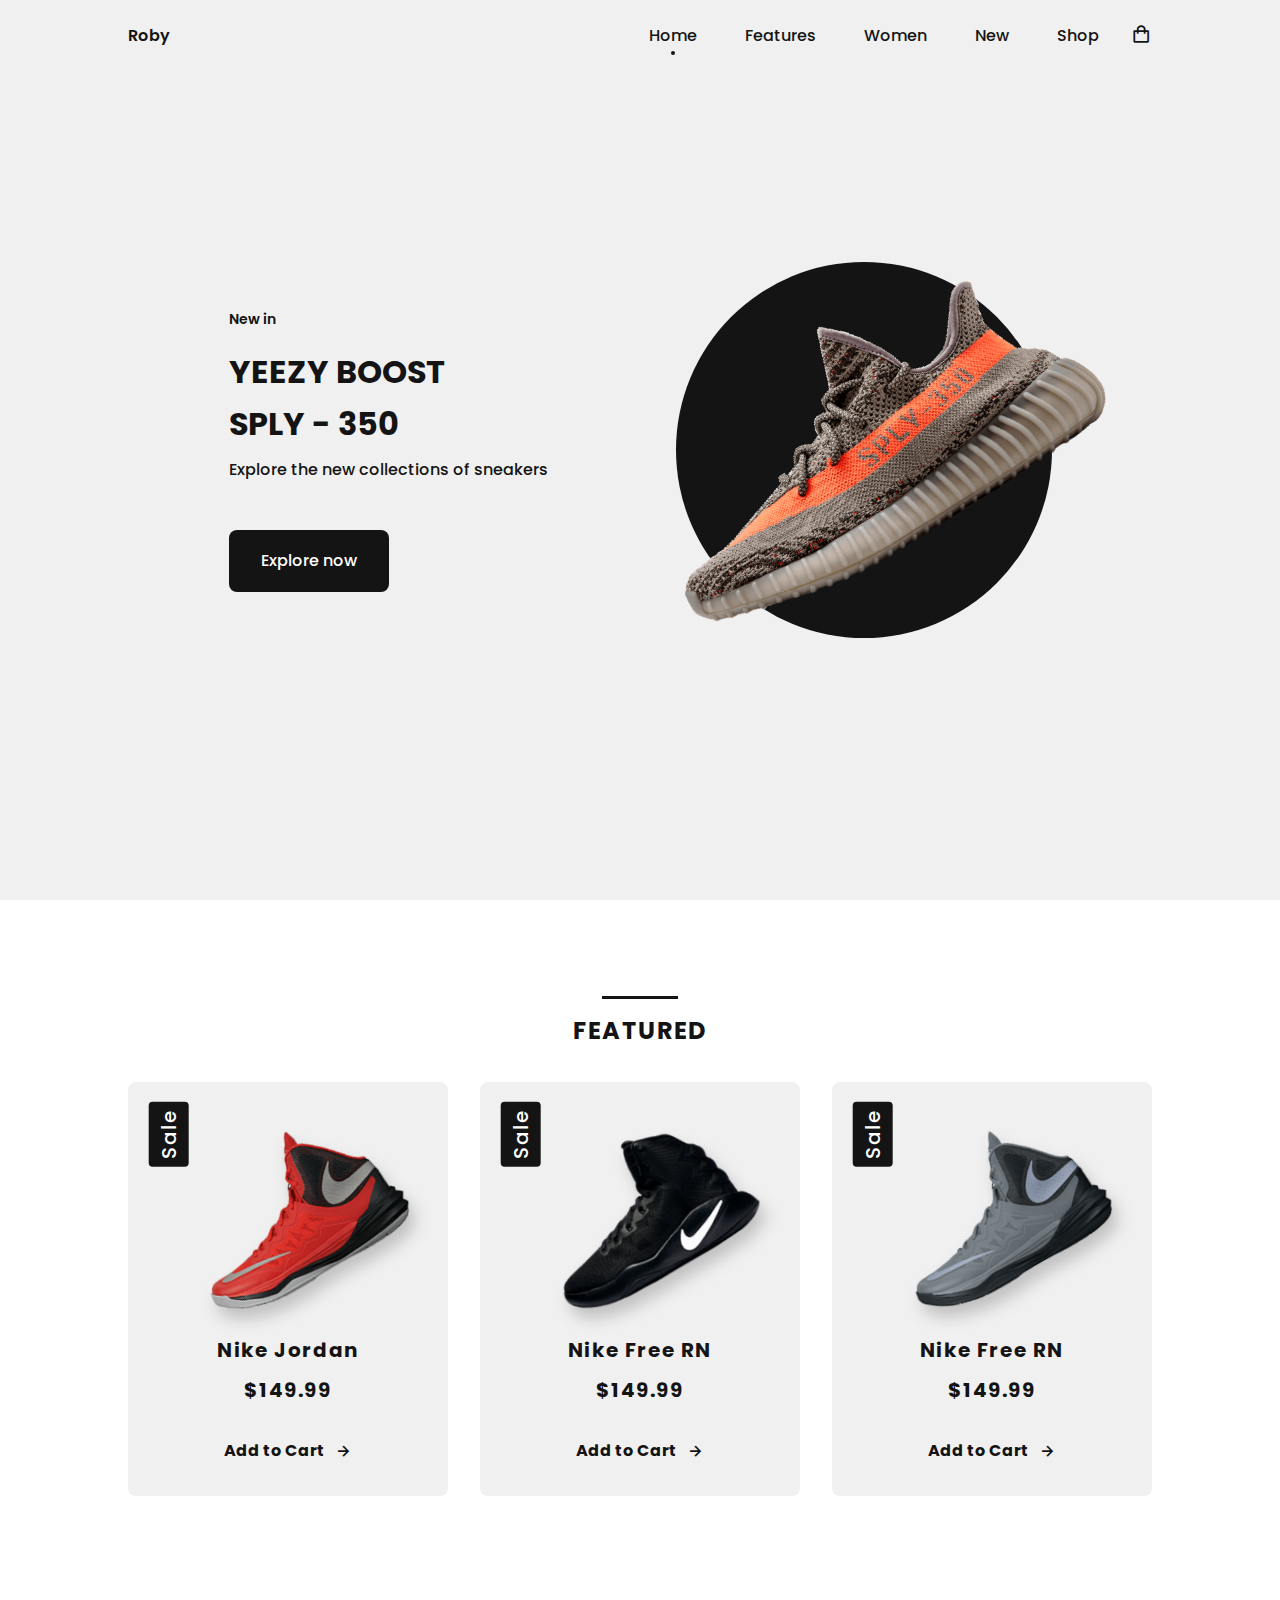
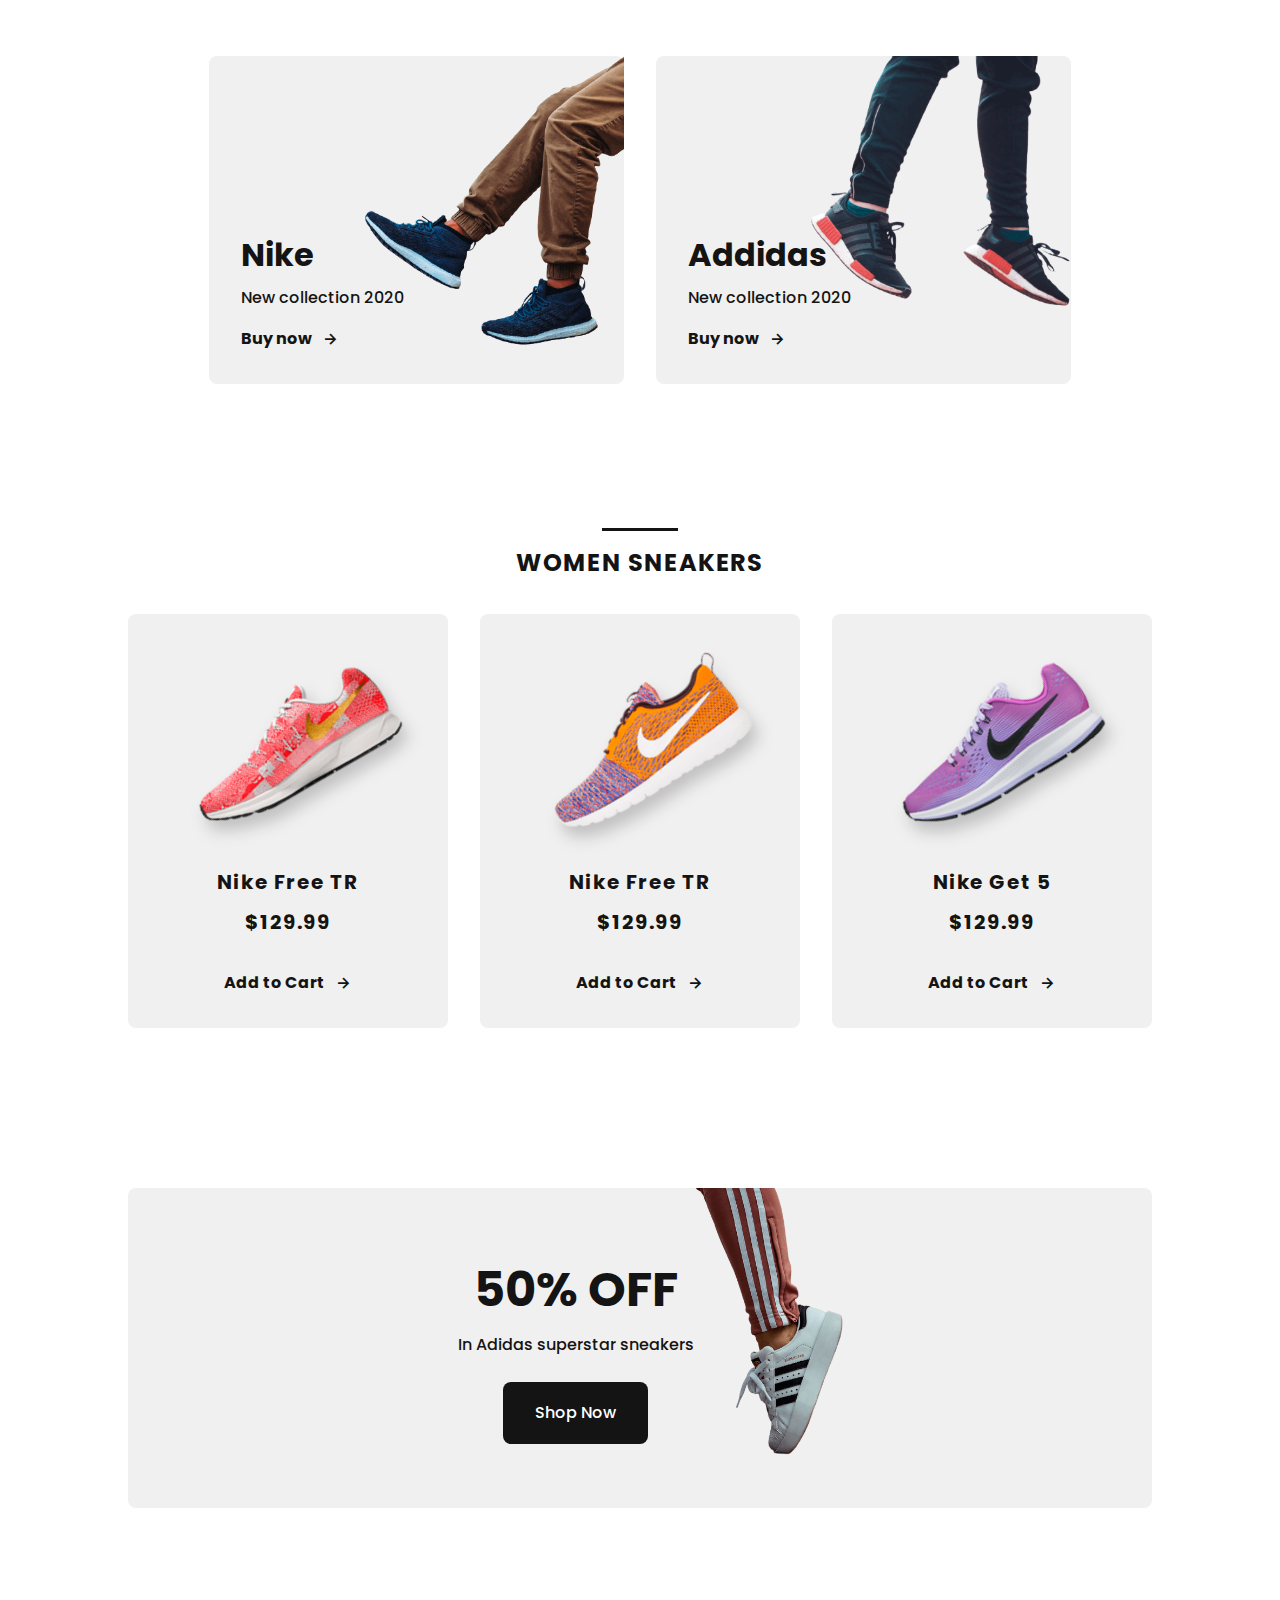
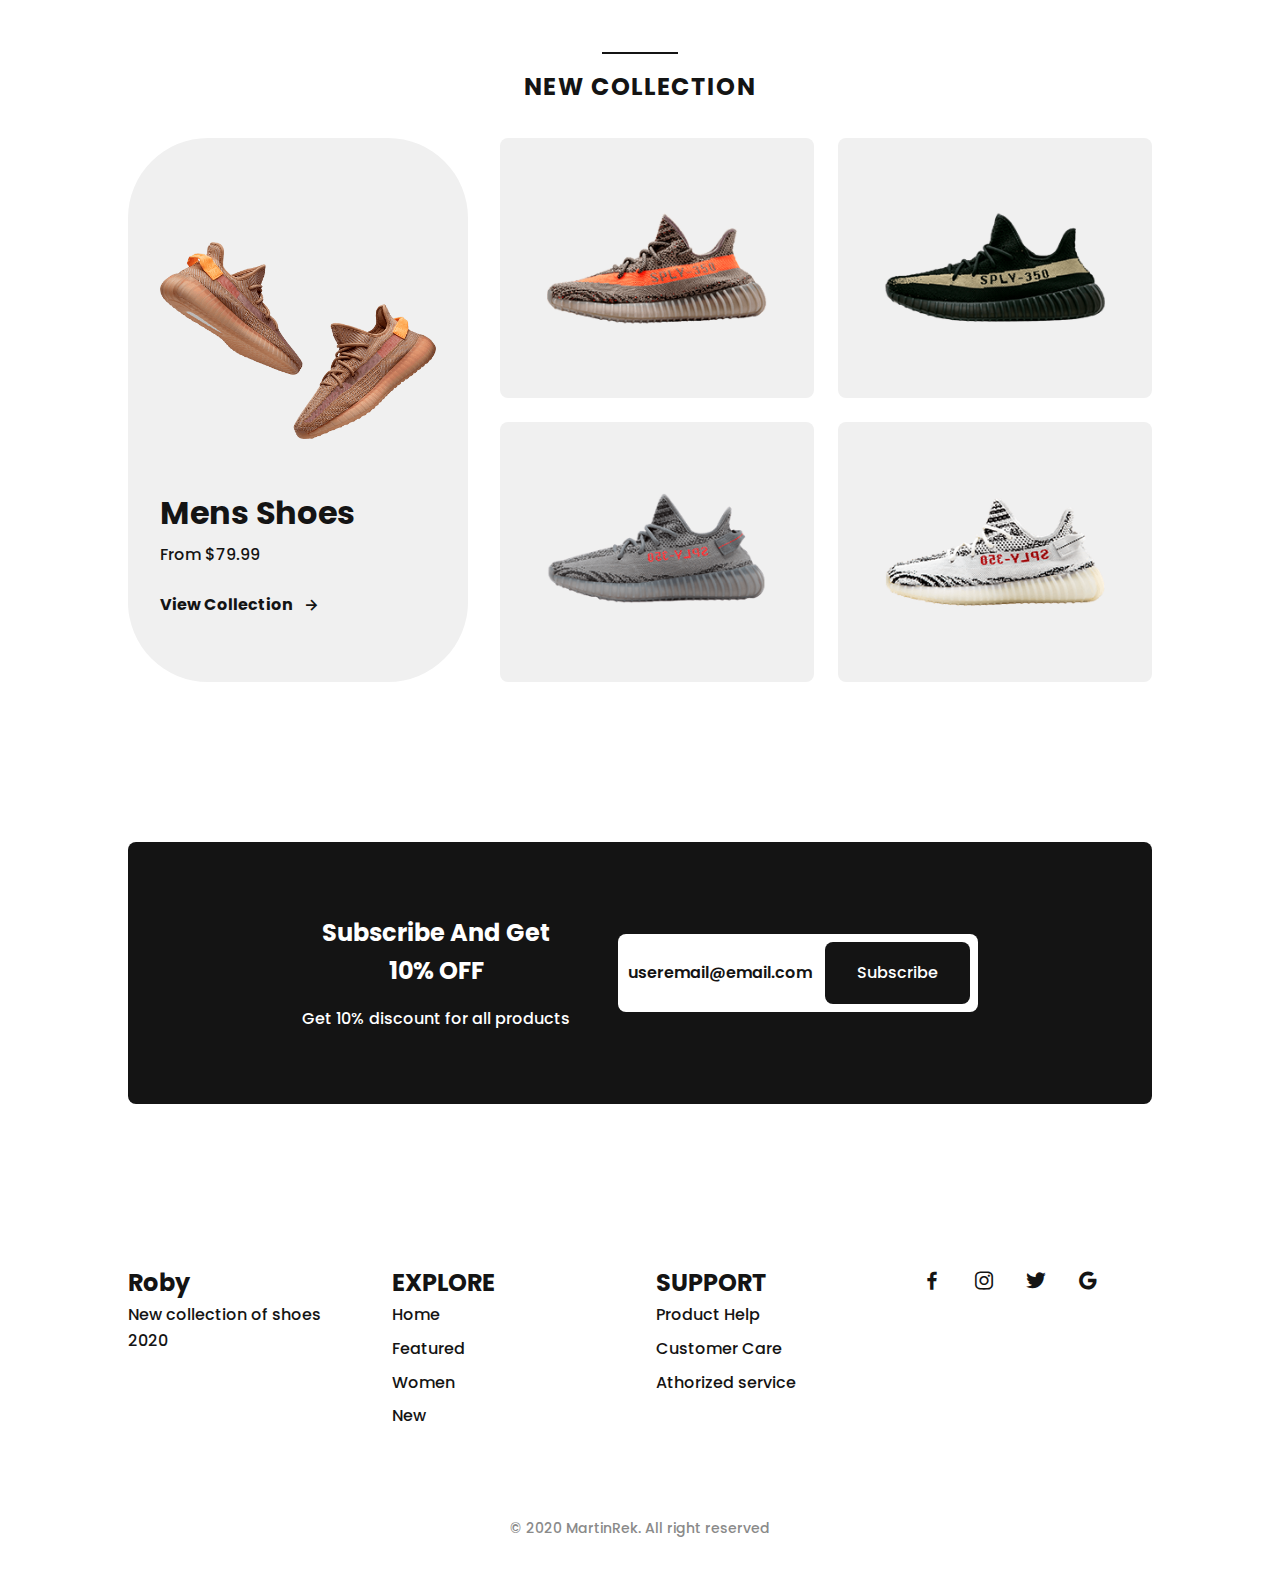
<file: index.html>
<!DOCTYPE html>
<html lang="en">
    <head>
        <meta charset="UTF-8">
        <meta name="viewport" content="width=device-width, initial-scale=1.0">

        <!-- ===== CSS ===== -->
        <link rel="stylesheet" href="assets/css/styles.css">

        <!-- ===== BOX ICONS ===== -->
        <link href='https://unpkg.com/boxicons@2.1.1/css/boxicons.min.css' rel='stylesheet'>

        <title>Responsive Ecommerce Website Sneakers</title>
    </head>
    <body>

        <!--===== HEADER =====-->
        <header class="l-header" id="header">
            <nav class="nav bd-grid">
                <div class="nav__toggle" id="nav-toggle">
                    <i class='bx bxs-grid'></i>
                </div>

<a href="#" class="nav__logo">Roby</a>

<div class="nav__menu" id="nav-menu">
    <ul class="nav__list">
        <li class="nav__item"><a href="#home" class="nav__link active">Home</a></li>
        <li class="nav__item"><a href="#featured" class="nav__link">Features</a></li>
        <li class="nav__item"><a href="#women" class="nav__link">Women</a></li>
        <li class="nav__item"><a href="#new" class="nav__link">New</a></li>
        <li class="nav__item"><a href="./shop.html" class="nav__link">Shop</a></li>
    </ul>
</div>

<div class="nav__shop">
    <i class='bx bx-shopping-bag' ></i>
</div>
            </nav>
        </header>

        <main class="l-main">
            <!--===== HOME =====-->
            <section class="home" id="home">
               <div class="home__container bd-grid">
                   <div class="home__sneaker">
                       <div class="home__shape"></div>
                       <img src="assets/img/imghome.png" alt="" class="home__img">
                   </div>

                   <div class="home__data">
                       <span class="home__new">New in</span>
                       <h1 class="home__title">YEEZY BOOST <br> SPLY - 350</h1>
                       <p class="home__description">Explore the new collections of sneakers</p>
                       <a href="#" class="button">Explore now</a>
                   </div>
               </div>
            </section>

            <!--===== FEATURED =====-->
            <section class="featured section" id="featured">
                <h2 class="section-title">FEATURED</h2>

            <div class="featured__container bd-grid">
                <article class="sneaker">
                    <div class="sneaker__sale">Sale</div>
                    <img src="assets/img/featured1.png" alt="" class="sneaker__img">
                    <span class="sneaker__name">Nike Jordan</span>
                    <span class="sneaker__preci">$149.99</span>
                    <a href="" class="button-light">Add to Cart<i class='bx bx-right-arrow-alt button-icon'></i></a>
                </article>

                <article class="sneaker">
                    <div class="sneaker__sale">Sale</div>
                    <img src="assets/img/featured2.png" alt="" class="sneaker__img">
                    <span class="sneaker__name">Nike Free RN</span>
                    <span class="sneaker__preci">$149.99</span>
                    <a href="" class="button-light">Add to Cart<i class='bx bx-right-arrow-alt button-icon'></i></a>
                </article>

                <article class="sneaker">
                    <div class="sneaker__sale">Sale</div>
                    <img src="assets/img/featured3.png" alt="" class="sneaker__img">
                    <span class="sneaker__name">Nike Free RN</span>
                    <span class="sneaker__preci">$149.99</span>
                    <a href="" class="button-light">Add to Cart<i class='bx bx-right-arrow-alt button-icon'></i></a>
                </article>

            </div>
            </section>

            <!--===== COLLECTION =====-->
             <section class="collection section">
                 <div class="collection__container bd-grid">
                     <div class="collection__card">
                         <div class="collection__data">
                             <h3 class="collection__name">Nike</h3>
                             <p class="collection__description">New collection 2020</p>
                             <a href="" class="button-light">Buy now <i class='bx bx-right-arrow-alt button-icon'></i></a>
                         </div>

                         <img src="assets/img/collection1.png" alt="" class="collection__img">
                     </div>

                <div class="collection__card">
                         <div class="collection__data">
                             <h3 class="collection__name">Addidas</h3>
                             <p class="collection__description">New collection 2020</p>
                             <a href="" class="button-light">Buy now <i class='bx bx-right-arrow-alt button-icon'></i></a>
                         </div>

                         <img src="assets/img/collection2.png" alt="" class="collection__img">
                     </div>
             </section>

            <!--===== WOMEN SNEAKERS =====-->
            <section class="women section" id="women">
                <h2 class="section-title">WOMEN SNEAKERS</h2>

                <div class="women__container bd-grid">
                    <article class="sneaker">
                        <img src="assets/img/women1.png" alt="" class="sneaker__img">
                        <span class="sneaker__name">Nike Free TR</span>
                        <span class="sneaker__preci">$129.99</span>
                        <a href="" class="button-light">Add to Cart<i class='bx bx-right-arrow-alt button-icon'></i></a>
                    </article>

                    <article class="sneaker">
                        <img src="assets/img/women2.png" alt="" class="sneaker__img">
                        <span class="sneaker__name">Nike Free TR</span>
                        <span class="sneaker__preci">$129.99</span>
                        <a href="" class="button-light">Add to Cart<i class='bx bx-right-arrow-alt button-icon'></i></a>
                    </article>

                    <article class="sneaker">
                        <img src="assets/img/women4.png" alt="" class="sneaker__img">
                        <span class="sneaker__name">Nike Get 5</span>
                        <span class="sneaker__preci">$129.99</span>
                        <a href="" class="button-light">Add to Cart<i class='bx bx-right-arrow-alt button-icon'></i></a>
                    </article>

                </div>
            </section>

            <!--===== OFFER =====-->
            <section class="offer section">
                <div class="offer__container bd-grid">
                    <div class="offer__data">
                        <h3 class="offer__title">50% OFF</h3>
                        <p class="offer__description">In Adidas superstar sneakers</p>
                        <a href="" class="button">Shop Now</a>
                    </div>

                    <img src="assets/img/offert.png" alt="" class="offer__img">
                </div>
            </section>

            <!--===== NEW COLLECTION =====-->
            <section class="new section" id="new">
                <h2 class="section-title">NEW COLLECTION</h2>

                <div class="new__container bd-grid">
                    <div class="new__mens">
                        <img src="assets/img/new1.png" alt="" class="new__mens-img">
                        <h3 class="new__title">Mens Shoes</h3>
                        <span class="new__preci">From $79.99</span>
                        <a href="#" class="button-light">View Collection<i class='bx bx-right-arrow-alt button-icon'></i> </a>
                    </div>

                    <div class="new__sneaker">
                        <div class="new__sneaker-card">
                            <img src="assets/img/new2.png" alt="" class="new__sneaker-img">
                      <div class="new__sneaker-overlay">
                          <a href="#" class="button">Add to Cart</a>
                            </div> 
                       </div>

                       <div class="new__sneaker-card">
                        <img src="assets/img/new3.png" alt="" class="new__sneaker-img">
                  <div class="new__sneaker-overlay">
                      <a href="#" class="button">Add to Cart</a>
                        </div> 
                   </div>

                   <div class="new__sneaker-card">
                    <img src="assets/img/new4.png" alt="" class="new__sneaker-img">
              <div class="new__sneaker-overlay">
                  <a href="#" class="button">Add to Cart</a>
                    </div> 
               </div>

               <div class="new__sneaker-card">
                <img src="assets/img/new5.png" alt="" class="new__sneaker-img">
          <div class="new__sneaker-overlay">
              <a href="#" class="button">Add to Cart</a>
                </div> 
           </div>

                    </div>
                </div>
            </section>

            <!--===== NEWSLETTER =====-->
            <section class="newsletter section">
                <div class="newsletter__container bd-grid">
                    <div>
                        <h3 class="newsletter__title">Subscribe And Get <br> 10% OFF</h3>
                        <p class="newsletter__description">Get 10% discount for all products</p>
                    </div>

                    <form action="" class="newsletter__subscribe">
                      <input type="text" placeholder="useremail@email.com" class="newsletter__input">
                      <a href="#" class="button">Subscribe</a>
                    </form>
                </div>
            </section>
        

        <!--===== FOOTER =====-->
        <footer class="footer section">
            <div class="footer__container bd-grid">
                <div class="footer__box">
                    <h3 class="footer__title">Roby</h3>
                    <p class="footer__description">New collection of shoes 2020</p>
                </div>

                <div class="footer__box">
                    <h3 class="footer__title">EXPLORE</h3>
                   <ul>
                       <li><a href="#home" class="footer__link">Home</a></li>
                       <li><a href="#featured" class="footer__link">Featured</a></li>
                       <li><a href="#women" class="footer__link">Women</a></li>
                       <li><a href="#new" class="footer__link">New</a></li>
                   </ul>
                </div>

                <div class="footer__box">
                    <h3 class="footer__title">SUPPORT</h3>
                   <ul>
                       <li><a href="#" class="footer__link">Product Help</a></li>
                       <li><a href="#" class="footer__link">Customer Care</a></li>
                       <li><a href="#" class="footer__link">Athorized service</a></li>
                   </ul>
                </div>

                <div class="footer__box">
                   <a href="#" class="footer__social"><i class='bx bxl-facebook' ></i></a>
                   <a href="#" class="footer__social"><i class='bx bxl-instagram' ></i></a>
                   <a href="#" class="footer__social"><i class='bx bxl-twitter' ></i></a>
                   <a href="#" class="footer__social"><i class='bx bxl-google' ></i></a>
                </div>

            </div>

            <p class="footer__copy">&#169; 2020 MartinRek. All right reserved</p>
        </footer>


    </main>
        <!--===== MAIN JS =====-->
        <script src="assets/js/main.js"></script>
        
    </body>
</html>
</file>
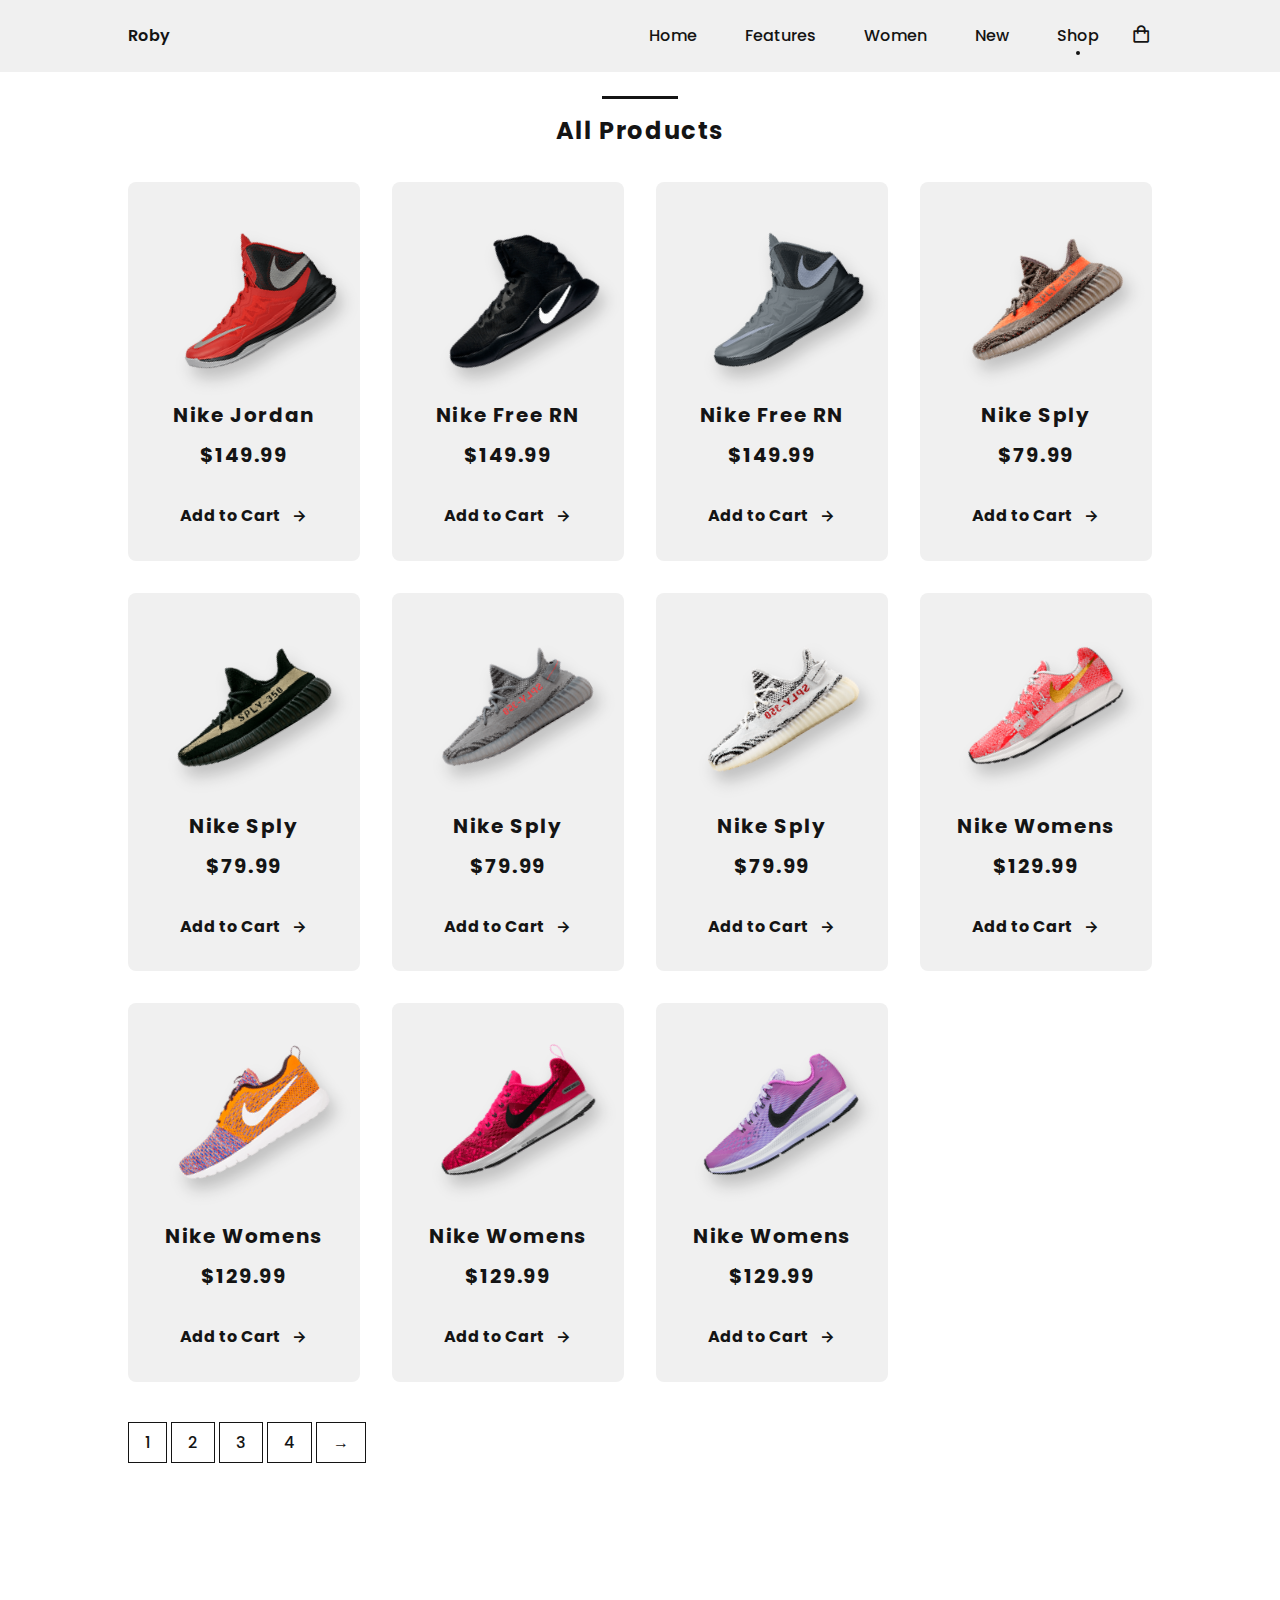
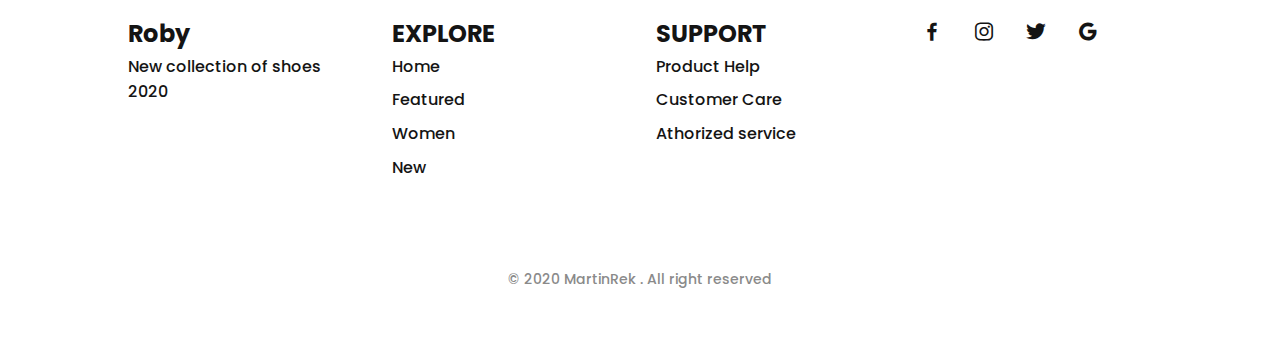
<file: shop.html>
<!DOCTYPE html>
<html lang="en">
    <head>
        <meta charset="UTF-8">
        <meta name="viewport" content="width=device-width, initial-scale=1.0">

        <!-- ===== CSS ===== -->
        <link rel="stylesheet" href="assets/css/styles.css">

        <!-- ===== BOX ICONS ===== -->
        <link href='https://unpkg.com/boxicons@2.1.1/css/boxicons.min.css' rel='stylesheet'>

        <title>Responsive Ecommerce Website Sneakers</title>
    </head>
    <body>

        <!--===== HEADER =====-->
        <header class="l-header" id="header">
            <nav class="nav bd-grid">
                <div class="nav__toggle" id="nav-toggle">
                    <i class='bx bxs-grid'></i>
                </div>

<a href="#" class="nav__logo">Roby</a>

<div class="nav__menu" id="nav-menu">
    <ul class="nav__list">
        <li class="nav__item"><a href="./index.html" class="nav__link ">Home</a></li>
        <li class="nav__item"><a href="./index.html#featured" class="nav__link">Features</a></li>
        <li class="nav__item"><a href="./index.htmlwomen" class="nav__link">Women</a></li>
        <li class="nav__item"><a href="./index.html#new" class="nav__link">New</a></li>
        <li class="nav__item"><a href="#shop" class="nav__link active">Shop</a></li>
    </ul>
</div>

<div class="nav__shop">
    <i class='bx bx-shopping-bag' ></i>
</div>
            </nav>
        </header>

<!-- ========== ALL PRODUCTS ========== -->
        <section class="featured section" id="shop">
            <h2 class="section-title">All Products</h2>

        <div class="featured__container bd-grid">
            <article class="sneaker">
                <img src="assets/img/featured1.png" alt="" class="sneaker__img">
                <span class="sneaker__name">Nike Jordan</span>
                <span class="sneaker__preci">$149.99</span>
                <a href="" class="button-light">Add to Cart<i class='bx bx-right-arrow-alt button-icon'></i></a>
            </article>

            <article class="sneaker">
                <img src="assets/img/featured2.png" alt="" class="sneaker__img">
                <span class="sneaker__name">Nike Free RN</span>
                <span class="sneaker__preci">$149.99</span>
                <a href="" class="button-light">Add to Cart<i class='bx bx-right-arrow-alt button-icon'></i></a>
            </article>

            <article class="sneaker">
                <img src="assets/img/featured3.png" alt="" class="sneaker__img">
                <span class="sneaker__name">Nike Free RN</span>
                <span class="sneaker__preci">$149.99</span>
                <a href="" class="button-light">Add to Cart<i class='bx bx-right-arrow-alt button-icon'></i></a>
            </article>

            <article class="sneaker">
                <img src="assets/img/new2.png" alt="" class="sneaker__img">
                <span class="sneaker__name">Nike Sply</span>
                <span class="sneaker__preci">$79.99</span>
                <a href="" class="button-light">Add to Cart<i class='bx bx-right-arrow-alt button-icon'></i></a>
            </article>

            <article class="sneaker">
                <img src="assets/img/new3.png" alt="" class="sneaker__img">
                <span class="sneaker__name">Nike Sply</span>
                <span class="sneaker__preci">$79.99</span>
                <a href="" class="button-light">Add to Cart<i class='bx bx-right-arrow-alt button-icon'></i></a>
            </article>

            <article class="sneaker">
                <img src="assets/img/new4.png" alt="" class="sneaker__img">
                <span class="sneaker__name">Nike Sply</span>
                <span class="sneaker__preci">$79.99</span>
                <a href="" class="button-light">Add to Cart<i class='bx bx-right-arrow-alt button-icon'></i></a>
            </article>

            <article class="sneaker">
                <img src="assets/img/new5.png" alt="" class="sneaker__img">
                <span class="sneaker__name">Nike Sply</span>
                <span class="sneaker__preci">$79.99</span>
                <a href="" class="button-light">Add to Cart<i class='bx bx-right-arrow-alt button-icon'></i></a>
            </article>

            <article class="sneaker">
                <img src="assets/img/women1.png" alt="" class="sneaker__img">
                <span class="sneaker__name">Nike Womens</span>
                <span class="sneaker__preci">$129.99</span>
                <a href="" class="button-light">Add to Cart<i class='bx bx-right-arrow-alt button-icon'></i></a>
            </article>

            <article class="sneaker">
                <img src="assets/img/women2.png" alt="" class="sneaker__img">
                <span class="sneaker__name">Nike Womens</span>
                <span class="sneaker__preci">$129.99</span>
                <a href="" class="button-light">Add to Cart<i class='bx bx-right-arrow-alt button-icon'></i></a>
            </article>

            <article class="sneaker">
                <img src="assets/img/women3.png" alt="" class="sneaker__img">
                <span class="sneaker__name">Nike Womens</span>
                <span class="sneaker__preci">$129.99</span>
                <a href="" class="button-light">Add to Cart<i class='bx bx-right-arrow-alt button-icon'></i></a>
            </article>

            <article class="sneaker">
                <img src="assets/img/women4.png" alt="" class="sneaker__img">
                <span class="sneaker__name">Nike Womens</span>
                <span class="sneaker__preci">$129.99</span>
                <a href="" class="button-light">Add to Cart<i class='bx bx-right-arrow-alt button-icon'></i></a>
            </article>
        </div>

        <div class="sneaker__pages bd-grid">
            <div>
                <span class="sneaker__pag">1</span>
                <span class="sneaker__pag">2</span>
                <span class="sneaker__pag">3</span>
                <span class="sneaker__pag">4</span>
                <span class="sneaker__pag">&#8594;</span>

            </div>
        </div>
        </section>
    </main>


        <!--===== FOOTER =====-->
        <footer class="footer section">
            <div class="footer__container bd-grid">
                <div class="footer__box">
                    <h3 class="footer__title">Roby</h3>
                    <p class="footer__description">New collection of shoes 2020</p>
                </div>

                <div class="footer__box">
                    <h3 class="footer__title">EXPLORE</h3>
                   <ul>
                       <li><a href="#home" class="footer__link">Home</a></li>
                       <li><a href="#featured" class="footer__link">Featured</a></li>
                       <li><a href="#women" class="footer__link">Women</a></li>
                       <li><a href="#new" class="footer__link">New</a></li>
                   </ul>
                </div>

                <div class="footer__box">
                    <h3 class="footer__title">SUPPORT</h3>
                   <ul>
                       <li><a href="#" class="footer__link">Product Help</a></li>
                       <li><a href="#" class="footer__link">Customer Care</a></li>
                       <li><a href="#" class="footer__link">Athorized service</a></li>
                   </ul>
                </div>

                <div class="footer__box">
                   <a href="#" class="footer__social"><i class='bx bxl-facebook' ></i></a>
                   <a href="#" class="footer__social"><i class='bx bxl-instagram' ></i></a>
                   <a href="#" class="footer__social"><i class='bx bxl-twitter' ></i></a>
                   <a href="#" class="footer__social"><i class='bx bxl-google' ></i></a>
                </div>

            </div>

            <p class="footer__copy">&#169; 2020 MartinRek <i class="fa fa-external-link" aria-hidden="true"></i>. All right reserved</p>
        </footer>

        <!--===== MAIN JS =====-->
        
            
       

        
        <script src="assets/js/main.js"></script>

    </body>
</html>
</file>
<file: assets/css/styles.css>
/*===== GOOGLE FONTS =====*/
@import url("https://fonts.googleapis.com/css2?family=Poppins:wght@400;500;600;700&display=swap");
/*===== VARIABLES CSS =====*/
  :root{
    --header-height: 3rem;
  /*===== Font weight =====*/
  --font-medium: 500;
  --font-semi-bold: 600;
  --font-bold: 700;

  /*===== Colores =====*/
  --dark-color: #141414;
  --dark-color-light: #8A8A8A;
  --dark-color-lighten: #f0f0f0;
  --white-color: #FFF;
  
  /*===== Font and typography =====*/
  --body-font: 'Poppins', sans-serif;
  --big-font-size: 1.25rem;
  --bigger-font-size: 1.5rem;
  --biggest-font-size: 2rem;
  --h2-font-size: 1.25rem;
  --normal-font-size: .938rem;
  --smaller-font-size: .813rem;

  /*===== Margenes =====*/
  --mb-1: .5rem;
  --mb-2: 1rem;
  --mb-3: 1.5rem;
  --mb-4: 2rem;
  --mb-5: 2.5rem;
  --mb-6: 3rem;
  
  /*===== z index =====*/
  --z-fixed: 100;
  
  /*===== Rotate img =====*/
  --rotate-img: rotate(-30deg);
  }

  @media screen and (min-width: 768px){
    :root{
      --big-font-size: 1.5rem;
      --bigger-font-size: 2rem;
      --biggest-font-size: 3rem;
      --normal-font-size: 1rem;
      --smaller-font-size: .875rem;
    }
  }
/*===== BASE =====*/
*,::before,::after{
  box-sizing: border-box;
}

html{
  scroll-behavior: smooth;
}

body{
  margin: var(--header-height) 0 0 0;
  font-family: var(--body-font);
  font-size: var(--normal-font-size);
  font-weight: var(--font-medium);
  color: var(--dark-color);
  line-height: 1.6;
}

h1,h2,h3,p,ul{
  margin: 0;
}

ul{
  padding: 0;
  list-style: none;
}

a{
  text-decoration: none;
  color: var(--dark-color);
}

img{
  max-width: 100%;
  height: auto;
  display: block;
}

/*===== CLASS CSS ===== */
.section{
  padding: 5rem 0 2rem;
}

.section-title{
  position: relative;
  font-size: var(--big-font-size);
  margin-bottom: var(--mb-4);
  text-align: center;
  letter-spacing: .1rem;
}

.section-title::after{
  content: '';
  position: absolute;
  width: 56px;
  height: .18rem;
  top: -1rem;
  left: 0;
  right: 0;
  margin: auto;
  background-color: var(--dark-color);
}

/*===== LAYOUT =====*/
.bd-grid{
  max-width: 1024px;
  display: grid;
  grid-template-columns: 100%;
  column-gap: 2rem;
  width: calc(100% - 2rem);
  margin-left: var(--mb-2);
  margin-right: var(--mb-2);
}

.l-header{
  width: 100%;
  position: fixed;
  top: 0;
  left: 0;
  z-index: var(--z-fixed);
  background-color: var(--dark-color-lighten);
}
/*===== NAV =====*/
.nav{
  height: var(--header-height);
  display: flex;
  justify-content: space-between;
  align-items: center;
}

@media screen and (max-width: 768px){
  .nav__menu{
    position: fixed;
    top: var(--header-height);
    left: -100%;
    width: 70%;
    height: 100vh;
    padding: 2rem;
    background-color: var(--white-color);
    transition: .5s;
  }
}

.nav__item{
  margin-bottom: var(--mb-4);
}

.nav__logo{
  font-weight: var(--font-semi-bold);
}

.nav__toggle, .nav__shop{
  font-size: 1.3rem;
  cursor: pointer;
}

/*Show menu*/
.show{
  left: 0;
}

/*Active link*/
.active{
  position: relative;
}

.active::before{
  content: '';
  position: absolute;
  bottom: -.5rem;
  left: 45%;
  width: 4px;
  height: 4px;
  background-color: var(--dark-color);
  border-radius: 50%;
}
/*Change color header*/
.scroll-header{
  background-color: var(--white-color);
  box-shadow: 0 2px 4px rgba(0,0,0,.1);
}

/*===== HOME =====*/
.home{
  background-color: var(--dark-color-lighten);
  overflow: hidden;
}

.home__container{
  height: calc(100vh - var(--header-height));
}

.home__sneaker{
  position: relative;
  display: flex;
  justify-content: center;
  align-self: center;
}

.home__shape{
  width: 220px;
  height: 220px;
  background-color: var(--dark-color);
  border-radius: 50%;
}

.home__img{
  position: absolute;
  top: 1.5rem;
  max-width: initial;
  width: 275px;
  transform: var(--rotate-img);
}

.home__new{
  display: block;
  font-size: var(--smaller-font-size);
  font-weight: var(--font-semi-bold);
  margin-bottom: var(--mb-2);
}

.home__title{
  font-size: var(--bigger-font-size);
  margin-bottom: var(--mb-1);
}

.home__description{
  margin-bottom: var(--mb-6);
}

/*BUTTONS*/
.button{
  display: inline-block;
  background-color: var(--dark-color);
  color: var(--white-color);
  padding: 1.125rem 2rem;
  font-weight: var(--font-medium);
  border-radius: .5rem;
  transition: .3s;
}

.button:hover{
  transform: translateY(-.25rem);
}

.button-light{
  display: inline-flex;
  color: var(--dark-color);
  font-weight: var(--font-bold);
  align-items: center;
}

.button-icon{
  font-size: 1.25rem;
  margin-left: var(--mb-1);
  transition: .3s;
}

.button-light:hover .button-icon{
  transform: translateX(.25rem);
}

/*===== FEATURED =====*/
.featured__container{
  row-gap: 2rem;
  grid-template-columns: repeat(auto-fit, minmax(220px, 1fr));
}

.sneaker{
  position: relative;
  display: flex;
  flex-direction: column;
  align-items: center;
  padding: 2rem;
  background-color: var(--dark-color-lighten);
  border-radius: .5rem;
  transition: .3s;
}

.sneaker__sale{
  position: absolute;
  left: .5rem;
  background-color: var(--dark-color);
  color: var(--white-color);
  padding: .25rem .5rem;
  border-radius: .25rem;
  font-size: var(--h2-font-size);
  transform: rotate(-90deg);
  letter-spacing: .1rem;
}

.sneaker__img{
  width: 220px;
  margin-top: var(--mb-3);
  margin-bottom: var(--mb-6);
  transform: var(--rotate-img);
  filter: drop-shadow(0 12px 8px rgba(0,0,0,.2));
}

.sneaker__name, .sneaker__preci{
  font-size: var(--h2-font-size);
  letter-spacing: .1rem;
  font-weight: var(--font-bold);
}

.sneaker__name{
  margin-bottom: var(--mb-1);
}

.sneaker__preci{
  margin-bottom: var(--mb-4);
}

.sneaker:hover{
  transform: translateY(-.5rem);
}

.sneaker__pages{
  margin-top: var(--mb-6);
}

.sneaker__pag{
  padding: .5rem 1rem;
  border: 1px solid var(--dark-color);
}

.sneaker__pag:hover{
  background-color: var(--dark-color);
  color: var(--white-color);
}


/*===== COLLECTION =====*/
.collection__container{
  row-gap: 2rem;
  justify-content: center;
}

.collection__card{
  position: relative;
  display: flex;
  height: 328px;
  background-color: var(--dark-color-lighten);
  padding: 2rem;
  border-radius: .5rem;
  transition: .3s;
}

.collection__data{
  align-self: flex-end;
}

.collection__img{
  position: absolute;
  top: 0;
  right: 0;
  width: 230px;
}

.collection__name{
  font-size: var(--bigger-font-size);
  margin-bottom: .25rem;
}

.collection__description{
  margin-bottom: var(--mb-2);
}

.collection__card:hover{
  transform: translateY(-.5rem);
}
/*===== WOMEN SNEAKERS =====*/
.women__container{
  row-gap: 2rem;
  grid-template-columns: repeat(auto-fit, minmax(220px, 1fr));
}

/*===== OFFER =====*/
.offer__container{
  grid-template-columns: 55% 45%;
  column-gap: 0;
  background-color: var(--dark-color-lighten);
  border-radius: .5rem;
  justify-content: center;
}

.offer__data{
  padding: 4rem 0 4rem 1.5rem;
}

.offer__title{
  font-size: var(--biggest-font-size);
  margin-bottom: .25rem;
}

.offer__description{
  margin-bottom: var(--mb-3);
}

.offer__img{
  width: 153px;
}


/*===== NEW COLLECTION  =====*/
.new__container{
  row-gap: 2rem;
}

.new__mens{
  display: flex;
  flex-direction: column;
  justify-content: center;
  background-color: var(--dark-color-lighten);
  border-radius: 5rem;
  padding: 2rem;
}

.new__mens-img{
  width: 276px;
  margin-bottom: var(--mb-3);
}

.new__title{
  font-size: var(--bigger-font-size);
  margin-bottom: .25rem;
}

.new__preci{
  display: block;
  margin-bottom: var(--mb-3);
}

.new__sneaker{
  display: grid;
  gap: 1.5rem;
  grid-template-columns: repeat(auto-fit, minmax(220px, 1fr));
}

.new__sneaker-card{
  position: relative;
  padding: 3.5rem 1.5rem;
  background-color: var(--dark-color-lighten);
  border-radius: .5rem;
  overflow: hidden;
  display: flex;
  justify-content: center;
}

.new__sneaker-img{
  width: 220px;
}

.new__sneaker-overlay{
  position: absolute;
  left: 0;
  bottom: -100%;
  width: 100%;
  height: 100%;
  display: flex;
  justify-content: center;
  align-items: center;
  background-color: rgba(138,138,138,.3);
  transition: .3s;
}

.new__sneaker-card:hover .new__sneaker-overlay{
  bottom: 0;
}
/*===== NEWSLETTER =====*/
.newsletter__container{
  background-color: var(--dark-color);
  color: var(--white-color);
  padding: 2rem .5rem;
  border-radius: .5rem;
  text-align: center;
}

.newsletter__title{
  font-size: var(--big-font-size);
  margin-bottom: var(--mb-2);
}

.newsletter__description{
  margin-bottom: var(--mb-5);
}

.newsletter__subscribe{
  display: flex;
  column-gap: .5rem;
  background-color: var(--white-color);
  padding: .5rem;
  border-radius: .5rem;
}

.newsletter__input{
  outline: none;
  border: none;
  width: 90%;
  font-size: var(--normal-font-size);
}

.newsletter__input::placeholder{
  color: var(--dark-color);
  font-family: var(--body-font);
  font-size: var(--normal-font-size);
  font-weight: var(--font-semi-bold);
}


/*===== FOOTER =====*/
.footer__container{
  grid-template-columns: repeat(auto-fit, minmax(220px, 1fr));
}

.footer__box{
  margin-bottom: var(--mb-4);
}

.footer__title{
  font-size: var(--big-font-size);
}

.footer__link{
  display: block;
  width: max-content;
  margin-bottom: var(--mb-1);
}

.footer__social{
  font-size: 1.5rem;
  margin-right: 1.5rem;
}

.footer__copy{
  padding-top: 3rem;
  font-size: var(--smaller-font-size);
  color: var(--dark-color-light);
  text-align: center;
}

/* ===== MEDIA QUERIES=====*/
@media screen and (min-width: 576px){
  .collection__container{
    grid-template-columns: 415px;
  }

  .collection__img{
    width: 260px;
  }

.offer__container{
  grid-template-columns: max-content max-content;
}

  .offer__data{
    text-align: center;
  }

  .new__mens{
    align-items: center;
  }
}

@media screen and (min-width: 768px){
  body{
    margin: 0;
  }

  .section{
    padding: 7rem 0 3rem;
  }

  .section-title::after{
    width: 76px;
  }

  .nav{
    height: calc(var(--header-height) + 1.5rem);
  }

  .nav__menu{
    margin-left: auto;
  }

  .nav__list{
    display: flex;
  }

  .nav__item{
    margin-left: var(--mb-6);
    margin-bottom: 0;
  }

.nav__toggle{
  display: none;
}

.home__container{
  height: 100vh;
  grid-template-columns: max-content max-content;
  justify-content: center;
  align-items: center;
}

.home__sneaker{
  order: 1;
}

.home__shape{
  width: 376px;
  height: 376px;
}

.home__img{
  width: 470px;
  top: 3.5rem;
  right: 0;
  left: -3rem;
}

.newsletter__container{
  grid-template-columns: max-content max-content;
  justify-content: center;
  align-items: center;
  padding: 4.5rem 2rem;
  column-gap: 3rem;
}

.newsletter__description{
  margin-bottom: 0;
}

.newsletter__subscribe{
  width: 360px;
  height: max-content;
}
}

@media screen and (min-width: 1024px){
.bd-grid{
  margin-left: auto;
  margin-right: auto;
}

.home__container{
  column-gap: 8rem;
}

.collection__container{
  grid-template-columns: repeat(2, 415px);
}

.new__container{
  grid-template-columns: max-content 1fr;
}

.new__mens{
  align-items: initial;
  justify-content: flex-end;
  padding: 4rem 2rem;
}

.new__mens-img{
  margin-bottom: var(--mb-6);
}
}
</file>
